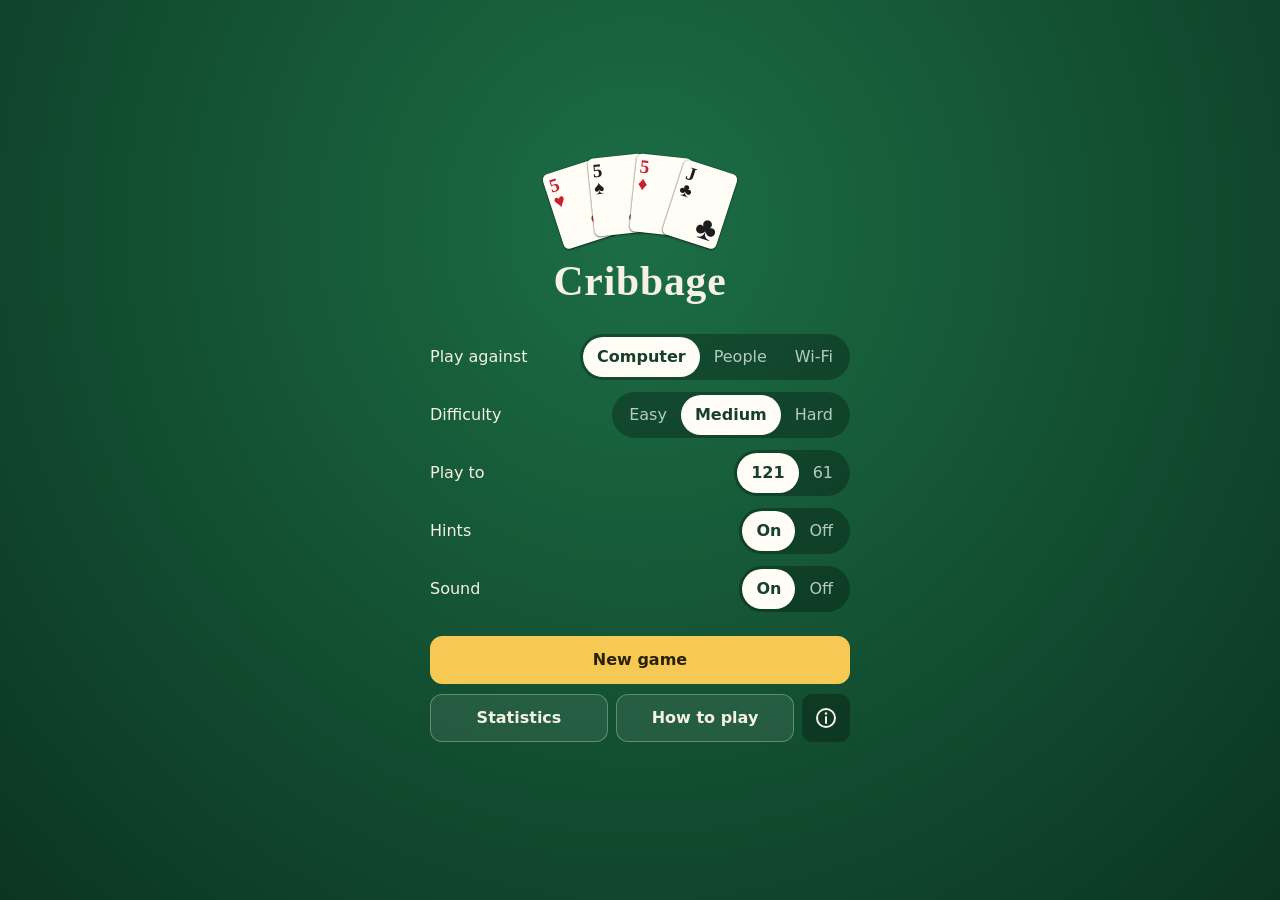
<file: index.html>
<!doctype html>
<html lang="en">
<head>
<meta charset="utf-8">
<meta name="viewport" content="width=device-width, initial-scale=1, viewport-fit=cover">
<meta name="theme-color" content="#0b3521">
<meta name="description" content="Play cribbage in your browser against the computer or a friend on the same device.">
<title>Cribbage</title>
<link rel="icon" href="data:image/svg+xml,<svg xmlns=%22http://www.w3.org/2000/svg%22 viewBox=%220 0 100 100%22><rect width=%22100%22 height=%22100%22 rx=%2220%22 fill=%22%231c6e45%22/><text x=%2250%22 y=%2274%22 font-size=%2270%22 text-anchor=%22middle%22 fill=%22%23fffdf5%22>&%239824;</text></svg>">
<link rel="stylesheet" href="css/style.css">
</head>
<body>

<main id="menu" class="screen menu">
  <header class="title">
    <div class="fan" aria-hidden="true">
      <span class="card red"><span class="corner">5<br>♥&#xFE0E;</span><span class="pip">♥&#xFE0E;</span></span>
      <span class="card"><span class="corner">5<br>♠&#xFE0E;</span><span class="pip">♠&#xFE0E;</span></span>
      <span class="card red"><span class="corner">5<br>♦&#xFE0E;</span><span class="pip">♦&#xFE0E;</span></span>
      <span class="card"><span class="corner">J<br>♣&#xFE0E;</span><span class="pip">♣&#xFE0E;</span></span>
    </div>
    <h1>Cribbage</h1>
  </header>

  <div class="options">
    <div class="option">
      <span>Play against</span>
      <div class="choice" data-setting="mode">
        <button data-value="ai">Computer</button>
        <button data-value="local">People</button>
        <button data-value="net">Wi-Fi</button>
      </div>
    </div>
    <div class="option" id="row-difficulty">
      <span>Difficulty</span>
      <div class="choice" data-setting="difficulty">
        <button data-value="easy">Easy</button>
        <button data-value="medium">Medium</button>
        <button data-value="hard">Hard</button>
      </div>
    </div>
    <div class="option" id="row-players">
      <span>Players</span>
      <div class="choice" data-setting="players">
        <button data-value="2">2</button>
        <button data-value="3">3</button>
        <button data-value="4">4</button>
      </div>
    </div>
    <div class="names" id="row-names">
      <input data-name="0" maxlength="12" placeholder="Player 1" aria-label="Player 1 name" autocomplete="off" spellcheck="false">
      <input data-name="1" maxlength="12" placeholder="Player 2" aria-label="Player 2 name" autocomplete="off" spellcheck="false">
      <input data-name="2" maxlength="12" placeholder="Player 3" aria-label="Player 3 name" autocomplete="off" spellcheck="false">
      <input data-name="3" maxlength="12" placeholder="Player 4" aria-label="Player 4 name" autocomplete="off" spellcheck="false">
    </div>
    <p class="muted partners" id="row-partners">Partners: players 1 and 3 against 2 and 4.</p>
    <div class="option" id="row-wifi-name">
      <label for="wifi-name">Your name</label>
      <input id="wifi-name" class="wifi-name" maxlength="12" placeholder="Needed to play" autocomplete="off" spellcheck="false">
    </div>
    <div class="option">
      <span>Play to</span>
      <div class="choice" data-setting="target">
        <button data-value="121">121</button>
        <button data-value="61">61</button>
      </div>
    </div>
    <div class="option">
      <span>Hints</span>
      <div class="choice" data-setting="hints">
        <button data-value="true">On</button>
        <button data-value="false">Off</button>
      </div>
    </div>
    <div class="option">
      <span>Sound</span>
      <div class="choice" data-setting="sound">
        <button data-value="true">On</button>
        <button data-value="false">Off</button>
      </div>
    </div>
  </div>

  <div class="menu-actions">
    <button id="btn-resume" class="btn primary" hidden>Resume game</button>
    <button id="btn-new" class="btn primary">New game</button>
    <div class="row" id="row-wifi">
      <button id="btn-host" class="btn primary">Host a game</button>
      <button id="btn-join" class="btn primary">Join a game</button>
    </div>
    <div class="row">
      <button id="btn-stats" class="btn">Statistics</button>
      <button id="btn-rules" class="btn">How to play</button>
      <button id="btn-about" class="icon-btn" aria-label="About">
        <svg viewBox="0 0 24 24" aria-hidden="true">
          <circle class="line" cx="12" cy="12" r="9"/>
          <path class="line" d="M12 11v6"/>
          <circle cx="12" cy="7.5" r="1.3"/>
        </svg>
      </button>
    </div>
  </div>
</main>

<main id="table" class="screen table" hidden>
  <header class="topbar">
    <button id="btn-menu" class="icon-btn" aria-label="Menu">☰</button>
    <div id="scores" class="scores"></div>
  </header>

  <div id="board" class="board"></div>

  <section id="others" class="seat top"></section>

  <section id="center" class="center"></section>

  <div class="status" role="status" aria-live="polite">
    <p id="events"></p>
    <p id="prompt"></p>
  </div>

  <section class="seat bottom">
    <div id="bottom-hand" class="hand"></div>
    <div id="bottom-label" class="seat-label"></div>
  </section>

  <footer class="actions">
    <button id="btn-sound" class="icon-btn" aria-label="Sound" aria-pressed="true">
      <svg viewBox="0 0 24 24" aria-hidden="true">
        <path d="M4 9v6h4l5 4V5L8 9z"/>
        <path class="line on" d="M16.5 9a4.5 4.5 0 0 1 0 6M19 6.5a8 8 0 0 1 0 11"/>
        <path class="line off" d="M17 9.5l5 5M22 9.5l-5 5"/>
      </svg>
    </button>
    <button id="btn-hint" class="btn">Hint</button>
    <button id="btn-main" class="btn primary"></button>
  </footer>
</main>

<div id="cover" class="overlay solid" hidden>
  <div class="dialog">
    <h2 id="cover-title"></h2>
    <p id="cover-text" class="muted"></p>
    <button id="btn-reveal" class="btn primary"></button>
  </div>
</div>

<div id="wifi" class="overlay" hidden>
  <div class="dialog">
    <h2 id="wifi-title">Wi-Fi game</h2>
    <p id="wifi-text" class="muted"></p>
    <div id="wifi-code" class="wifi-code" role="img" hidden></div>
    <input id="join-code" class="join-code" maxlength="4" placeholder="CODE" aria-label="Code" autocomplete="off" autocapitalize="characters" spellcheck="false" hidden>
    <button id="btn-share" class="btn share" hidden>Share link</button>
    <ul id="wifi-players" class="wifi-players" aria-label="Players" hidden></ul>
    <p id="wifi-partners" class="muted" hidden></p>
    <div id="wifi-computers" class="wifi-computers" hidden>
      <span class="muted">Add the computer:</span>
      <div class="choice">
        <button data-level="easy">Easy</button>
        <button data-level="medium">Medium</button>
        <button data-level="hard">Hard</button>
      </div>
    </div>
    <p id="wifi-status" class="wifi-status" aria-live="polite"></p>
    <div class="row">
      <button id="btn-wifi-cancel" class="btn">Cancel</button>
      <button id="btn-wifi-go" class="btn primary">Start</button>
    </div>
  </div>
</div>

<div id="confirm" class="overlay" hidden>
  <div class="dialog">
    <h2 id="confirm-title"></h2>
    <p id="confirm-text" class="muted"></p>
    <div class="row">
      <button class="btn" data-close>Cancel</button>
      <button id="btn-confirm" class="btn primary"></button>
    </div>
  </div>
</div>

<div id="gameover" class="overlay" hidden>
  <canvas id="party" width="0" height="0" aria-hidden="true"></canvas>
  <div id="skunk-walk" aria-hidden="true" hidden>
    <svg viewBox="0 0 120 64">
      <g class="leg b"><rect x="46" y="44" width="7" height="17" rx="3.5"/></g>
      <g class="leg a"><rect x="80" y="44" width="7" height="17" rx="3.5"/></g>
      <g class="trunk">
        <g class="tail">
          <path d="M40 37C24 40 13 29 15 17C17 5 33-1 46 5C55 9 55 19 48 21C42 23 39 16 35 14C29 12 27 24 42 31Z"/>
          <path class="stripe thin" d="M38 32C27 30 21 22 23 15C25 10 34 8 42 11"/>
        </g>
        <ellipse cx="60" cy="40" rx="27" ry="15"/>
        <ellipse cx="91" cy="38" rx="12" ry="10.5"/>
        <path d="M97 32Q107 36 110 43Q104 48 95 47Z"/>
        <path class="stripe" d="M98 33Q90 27 80 28Q66 26 52 27Q42 28 36 33"/>
        <circle cx="86" cy="28.5" r="4.5"/>
        <circle class="pink" cx="86" cy="28.5" r="2"/>
        <circle class="white" cx="95" cy="36" r="2.1"/>
        <circle cx="95.6" cy="36" r="1.2"/>
        <circle class="pink" cx="109.5" cy="43" r="2.2"/>
      </g>
      <g class="leg a"><rect x="38" y="44" width="7" height="17" rx="3.5"/></g>
      <g class="leg b"><rect x="72" y="44" width="7" height="17" rx="3.5"/></g>
    </svg>
  </div>
  <div id="gameover-body" class="dialog"></div>
</div>

<div id="stats" class="overlay" hidden>
  <div class="dialog wide">
    <h2>Statistics</h2>
    <div id="stats-body" class="stack"></div>
    <div class="row">
      <button id="btn-reset" class="btn danger">Reset statistics</button>
      <button class="btn primary" data-close>Close</button>
    </div>
  </div>
</div>

<div id="rules" class="overlay" hidden>
  <div class="dialog wide">
    <h2>How to play</h2>
    <ol class="rules">
      <li><b>The crib.</b> You are dealt six cards. Keep four and send two to the crib, an extra hand that belongs to the dealer.</li>
      <li><b>The starter.</b> One card is turned up and counts as part of every hand. If it is a Jack, the dealer scores 2.</li>
      <li><b>The play.</b> Take turns laying cards and adding to a running count that may not pass 31. Score 2 for making 15 or 31, 2, 6 or 12 for a pair, three or four of a kind, and 1 per card for a run of three or more. If none of your cards fits, press Go: the others carry on, and the last card before the count resets scores 1.</li>
      <li><b>The show.</b> Each hand is counted with the starter, from the dealer's left round to the dealer, then the crib. Every combination adding to 15 scores 2, each pair 2, each run 1 per card, a flush 4 or 5, and a Jack matching the starter's suit 1.</li>
      <li><b>Three or four players.</b> Each is dealt five cards and sends one to the crib; with three, one more card goes to the crib from the deck. Three play each for themselves, on a board with three lanes. Four play as two partnerships, players 1 and 3 against 2 and 4, each pair sharing a score.</li>
      <li><b>Winning.</b> The first peg to reach the last hole wins at once, even in the middle of a hand.</li>
    </ol>
    <p class="muted">Wi-Fi: everyone plays on their own phone. One person chooses Wi-Fi on the menu, types a name and taps Host a game; the others choose Wi-Fi, tap Join a game and enter the four letters on the host's screen, or open the link the host shares. The host can also add computer players, which play from the host's phone, and the host's game length and hints apply to everyone. A phone that drops out comes back by itself, and while it is away the host can play for it.</p>
    <p class="muted">Tap a card to choose it. During the play, tap it again or press Play. Tap anywhere to skip the deal, a count or a celebration. On a keyboard: 1–6 choose a card, Enter confirms, H asks for a hint and M mutes the sound.</p>
    <button class="btn primary" data-close>Got it</button>
  </div>
</div>

<div id="about" class="overlay" hidden>
  <div class="dialog">
    <h2>Cribbage</h2>
    <p id="about-version"></p>
    <p class="muted">If this is older than you expect, refresh the page. Browsers can hold on to the previous version for a few minutes after an update.</p>
    <p><a href="https://github.com/menaechmus/Cribbage" target="_blank" rel="noopener">Source on GitHub</a></p>
    <button class="btn primary" data-close>Close</button>
  </div>
</div>

<script type="module" src="js/ui.js"></script>
</body>
</html>
</file>
<file: css/style.css>
:root {
  --felt: #1c6e45;
  --felt-deep: #0b3521;
  --ink: #f5f1e3;
  --muted: #b5cbbd;
  --paper: #fffdf5;
  --gold: #f6c955;
  --tip: #9fe8ff;
  --seat0: #62b5ff;
  --seat1: #ff7f61;
  --seat2: #ffd54a;
  --warn: #ffb4a3;
  /* The board's height as a share of its width: taller with three lanes. */
  --board-ratio: 0.244;
  /* The rows of fixed height on the table (bars, buttons, status), which a
     row of three other players makes a little taller. */
  --fixed-rows: 248px;
}

/* One card width drives the whole table. It is the largest that lets six
   overlapped cards fit across and the whole table fit down the screen: the
   height left after the fixed parts (bars, board, buttons), shared between
   the rows of cards. It is worked out again on the table, which may have a
   taller board or an extra row. */
:root,
.table {
  --size: clamp(40px, min(16.5vw, (100vh - 100vw * var(--board-ratio) - var(--fixed-rows)) / 4.3), 100px);
  --cw: var(--size);
}

@supports (height: 1dvh) {
  :root,
  .table { --size: clamp(40px, min(16.5vw, (100dvh - 100vw * var(--board-ratio) - var(--fixed-rows)) / 4.3), 100px); }
}

.table[data-lanes='3'] { --board-ratio: 0.2778; }
.table[data-players='3'],
.table[data-players='4'] { --fixed-rows: 264px; }

* { box-sizing: border-box; }
[hidden] { display: none !important; }

html {
  background: var(--felt-deep);
  -webkit-text-size-adjust: 100%;
}

body {
  margin: 0;
  min-height: 100vh;
  min-height: 100dvh;
  background: radial-gradient(ellipse at 50% 25%, var(--felt), var(--felt-deep));
  color: var(--ink);
  font: 16px/1.4 system-ui, -apple-system, 'Segoe UI', Roboto, sans-serif;
  -webkit-tap-highlight-color: transparent;
  touch-action: manipulation;
  -webkit-user-select: none;
  user-select: none;
}

h1, h2, h3, p, figure, ol, ul, dl, dd { margin: 0; }

button {
  font: inherit;
  color: inherit;
  cursor: pointer;
}

:focus-visible {
  outline: 3px solid var(--tip);
  outline-offset: 2px;
}

.screen {
  display: flex;
  flex-direction: column;
  gap: 5px;
  max-width: 760px;
  min-height: 100vh;
  min-height: 100dvh;
  margin: 0 auto;
  padding: max(8px, env(safe-area-inset-top)) max(10px, env(safe-area-inset-right))
    max(10px, env(safe-area-inset-bottom)) max(10px, env(safe-area-inset-left));
}

.muted {
  color: var(--muted);
  font-size: 0.85rem;
}

/* Buttons */

.btn {
  min-height: 48px;
  padding: 10px 18px;
  border: 1px solid rgba(255, 255, 255, 0.28);
  border-radius: 12px;
  background: rgba(255, 255, 255, 0.08);
  font-weight: 600;
}

.btn.primary {
  border-color: var(--gold);
  background: var(--gold);
  color: #2b2205;
}

.btn.danger { color: var(--warn); }

.btn:disabled {
  opacity: 0.45;
  cursor: default;
}

.row {
  display: flex;
  gap: 8px;
}

.row > * { flex: 1; }

/* Cards */

.card {
  position: relative;
  display: block;
  flex: none;
  width: var(--cw);
  height: calc(var(--cw) * 1.4);
  padding: 0;
  border: 0;
  border-radius: calc(var(--cw) * 0.1);
  background: var(--paper);
  box-shadow: 0 1px 2px rgba(0, 0, 0, 0.5), 0 0 0 1px rgba(0, 0, 0, 0.12);
  color: #1d1d1f;
  font-family: Georgia, 'Times New Roman', serif;
  font-weight: 700;
  transition: transform 0.12s ease, filter 0.12s ease;
}

.card.red { color: #c5222f; }

.corner {
  position: absolute;
  top: 5%;
  left: 7%;
  font-size: calc(var(--cw) * 0.34);
  line-height: 0.92;
  text-align: center;
}

.pip {
  position: absolute;
  right: 7%;
  bottom: 3%;
  font-size: calc(var(--cw) * 0.58);
  line-height: 1;
}

.card.back {
  background: repeating-linear-gradient(45deg, #27509b 0 4px, #3464bd 4px 8px);
  box-shadow: inset 0 0 0 calc(var(--cw) * 0.06) var(--paper), 0 1px 2px rgba(0, 0, 0, 0.5);
}

.card.empty {
  background: none;
  box-shadow: inset 0 0 0 2px rgba(255, 255, 255, 0.25);
}

.card.selected {
  transform: translateY(-14%);
  box-shadow: 0 0 0 3px var(--gold), 0 6px 10px rgba(0, 0, 0, 0.45);
}

.card.dim { filter: brightness(0.62); }

.card.tip { animation: glow 0.9s ease-in-out infinite alternate; }

@keyframes glow {
  from { box-shadow: 0 0 0 2px var(--tip), 0 1px 2px rgba(0, 0, 0, 0.5); }
  to { box-shadow: 0 0 0 4px var(--tip), 0 0 14px 2px var(--tip); }
}

/* Menu */

.menu {
  justify-content: center;
  gap: 24px;
  max-width: 440px;
}

.title { text-align: center; }

.title h1 {
  font-family: Georgia, 'Times New Roman', serif;
  font-size: 2.6rem;
  letter-spacing: 0.02em;
}

.fan {
  display: flex;
  justify-content: center;
  margin-bottom: 18px;
  --cw: 56px;
}

.fan .card { margin: 0 -7px; }
.fan .card:nth-child(1) { transform: rotate(-18deg) translateY(10px); }
.fan .card:nth-child(2) { transform: rotate(-6deg); }
.fan .card:nth-child(3) { transform: rotate(6deg); }
.fan .card:nth-child(4) { transform: rotate(18deg) translateY(10px); }

/* Sparkles on the title cards: small glints that twinkle at the outer corners
   of the fan, half over the felt where they show. Each has its own rhythm, so
   the pattern never visibly repeats and at most moments few or none are lit. */
.fan .card::before,
.fan .card:first-child::after,
.fan .card:last-child::after {
  --out: calc(var(--cw) * -0.17); /* centres a glint on a corner */
  position: absolute;
  top: var(--out);
  left: var(--out);
  width: calc(var(--cw) * 0.34);
  height: calc(var(--cw) * 0.34);
  /* A bright centre with one thin ray across and one down. */
  background:
    radial-gradient(circle, #fff 0 9%, transparent 24%),
    radial-gradient(ellipse 50% 6% at center, #ffe9a3 0 35%, transparent 80%),
    radial-gradient(ellipse 6% 50% at center, #ffe9a3 0 35%, transparent 80%);
  content: '';
  opacity: 0;
  pointer-events: none;
  animation: twinkle 6.1s ease-in-out -1s infinite;
}

.fan .card:first-child::after {
  top: auto;
  bottom: var(--out);
  animation-duration: 8.3s;
  animation-delay: -5.2s;
}

.fan .card:nth-child(2)::before {
  animation-duration: 7.3s;
  animation-delay: -3.4s;
}

.fan .card:nth-child(3)::before {
  animation-duration: 5.3s;
  animation-delay: -2.1s;
}

.fan .card:last-child::before {
  right: var(--out);
  left: auto;
  animation-duration: 8.9s;
  animation-delay: -6.5s;
}

.fan .card:last-child::after {
  top: auto;
  right: var(--out);
  bottom: var(--out);
  left: auto;
  animation-duration: 6.7s;
  animation-delay: -0.4s;
}

/* Out of sight for most of the cycle, then a quick grow, turn and fade. */
@keyframes twinkle {
  0% { opacity: 0; transform: scale(0.2) rotate(0deg); }
  5.5% { opacity: 1; transform: scale(1) rotate(30deg); }
  11%, 100% { opacity: 0; transform: scale(0.2) rotate(60deg); }
}

.options {
  display: grid;
  gap: 12px;
}

.option {
  display: flex;
  align-items: center;
  justify-content: space-between;
  gap: 12px;
}

.choice {
  display: flex;
  padding: 3px;
  border-radius: 999px;
  background: rgba(0, 0, 0, 0.28);
}

.choice button {
  min-height: 40px;
  padding: 8px 14px;
  border: 0;
  border-radius: 999px;
  background: none;
  color: var(--muted);
}

.choice button[aria-pressed='true'] {
  background: var(--paper);
  color: #17402b;
  font-weight: 600;
}

/* A name for each person playing on this device. */
.names {
  display: grid;
  grid-template-columns: 1fr 1fr;
  gap: 8px;
}

.names input {
  min-width: 0;
  min-height: 42px;
  padding: 8px 12px;
  border: 1px solid rgba(255, 255, 255, 0.28);
  border-radius: 10px;
  background: rgba(0, 0, 0, 0.28);
  color: var(--ink);
  font: inherit;
}

.names input::placeholder { color: var(--muted); }

.partners { text-align: center; }

/* One name for a Wi-Fi game, which the other phones see. */
.wifi-name {
  flex: 0 1 220px;
  min-width: 0;
  min-height: 40px;
  padding: 6px 12px;
  border: 1px solid rgba(255, 255, 255, 0.28);
  border-radius: 10px;
  background: rgba(0, 0, 0, 0.28);
  color: var(--ink);
  font: inherit;
}

.wifi-name::placeholder { color: var(--muted); }
.wifi-name.want { border-color: var(--warn); }
.wifi-name.want::placeholder { color: var(--warn); }

.menu-actions {
  display: grid;
  gap: 10px;
}

/* Short screens: tighten the menu so its last row of buttons stays in view. */
@media (max-height: 640px) {
  .menu { gap: 12px; }
  .title h1 { font-size: 2rem; }
  .options { gap: 6px; }

  .fan {
    margin-bottom: 8px;
    --cw: 40px;
  }

  .choice button {
    min-height: 36px;
    padding-block: 6px;
  }

  .names { gap: 6px; }

  .names input {
    min-height: 36px;
    padding-block: 5px;
  }
}

/* Choosing people adds rows for their names, so on all but tall screens the
   title and the gaps shrink as they do on a short screen. */
@media (max-height: 820px) {
  .menu[data-mode='local'] { gap: 12px; }
  .menu[data-mode='local'] .title h1 { font-size: 2rem; }
  .menu[data-mode='local'] .options { gap: 6px; }

  .menu[data-mode='local'] .fan {
    margin-bottom: 8px;
    --cw: 40px;
  }

  .menu[data-mode='local'] .choice button {
    min-height: 36px;
    padding-block: 6px;
  }

  .menu[data-mode='local'] .names { gap: 6px; }

  .menu[data-mode='local'] .names input {
    min-height: 36px;
    padding-block: 5px;
  }
}

/* A small phone with four names to show: the title cards make way. */
@media (max-height: 600px) and (orientation: portrait) {
  .menu[data-mode='local'] .fan { display: none; }
}

/* Table */

.topbar {
  display: flex;
  /* A last resort for very large text: the scores drop to a second row
     instead of running off the screen. */
  flex-wrap: wrap;
  align-items: center;
  gap: 6px;
}

.icon-btn {
  flex: none;
  width: 44px;
  height: 44px;
  border: 0;
  border-radius: 10px;
  background: rgba(0, 0, 0, 0.28);
  font-size: 1.2rem;
}

/* The two scores share the bar equally, unless one name needs more room than
   that to be shown in full. */
.score {
  display: flex;
  flex: 1;
  align-items: center;
  gap: 6px;
  min-width: min-content;
  min-height: 44px;
  padding: 4px 8px;
  border: 2px solid transparent;
  border-radius: 10px;
  background: rgba(0, 0, 0, 0.28);
}

/* Too narrow for both names in full: shorten them with an ellipsis instead.
   Three scores, or partnerships' pairs of names, always share the bar so. */
@media (max-width: 359px) {
  .score { min-width: 0; }
}

.table[data-players='3'] .score,
.table[data-players='4'] .score { min-width: 0; }

.score.active { border-color: var(--gold); }

/* A Wi-Fi player whose phone is out of touch. */
.score.away { opacity: 0.45; }

.score i {
  flex: none;
  width: 12px;
  height: 12px;
  border-radius: 50%;
  background: var(--seat0);
}

.score[data-side='1'] i { background: var(--seat1); }
.score[data-side='2'] i { background: var(--seat2); }

/* The score boxes sit in the bar as if they were its own children. */
.scores { display: contents; }

.score .name {
  flex: 1;
  overflow: hidden;
  text-overflow: ellipsis;
  white-space: nowrap;
}

.score .points {
  font-size: 1.25rem;
  font-variant-numeric: tabular-nums;
}

.board {
  width: min(100%, 560px, 64vh);
  margin: 0 auto;
}

.board svg {
  display: block;
  width: 100%;
  height: auto;
  border-radius: 12px;
  background: linear-gradient(#b47c41, #8a5a2b);
  box-shadow: inset 0 0 0 2px rgba(0, 0, 0, 0.25), 0 2px 6px rgba(0, 0, 0, 0.4);
}

/* The darker band the holes sit in: one line, drawn thick, from start to finish. */
.track {
  fill: none;
  stroke: rgba(0, 0, 0, 0.15);
  stroke-linecap: round;
}

.holes circle { fill: #38220d; }

.peg {
  stroke: rgba(0, 0, 0, 0.6);
  stroke-width: 0.8;
  transition: transform 0.45s ease;
}

.peg.side0 { fill: var(--seat0); }
.peg.side1 { fill: var(--seat1); }
.peg.side2 { fill: var(--seat2); }

.seat {
  display: flex;
  align-items: center;
  justify-content: center;
  gap: 10px;
}

/* The other players: one beside its cards, or with more players each name
   over its cards, overlapped so that three fit across a phone. */
.seat.top {
  flex-wrap: wrap;
  gap: 4px 16px;
}

.other {
  display: flex;
  align-items: center;
  gap: 10px;
  min-width: 0;
}

.table[data-players='3'] .other,
.table[data-players='4'] .other {
  flex-direction: column;
  gap: 2px;
}

.table[data-players='3'] .other .card + .card,
.table[data-players='4'] .other .card + .card { margin-left: calc(var(--cw) * -0.45); }

.other .seat-label {
  max-width: 34vw;
  overflow: hidden;
  text-overflow: ellipsis;
  white-space: nowrap;
}

.seat.bottom {
  flex-direction: column;
  gap: 4px;
}

.seat-label {
  color: var(--muted);
  font-size: 0.85rem;
}

.hand {
  display: flex;
  justify-content: center;
  gap: calc(var(--cw) * 0.08);
  min-height: calc(var(--cw) * 1.4);
}

.hand-small { --cw: calc(var(--size) * 0.42); }

/* Room above the hand for a selected card to rise into. */
.seat.bottom .hand {
  gap: 0;
  min-height: calc(var(--size) * 1.6);
  padding-top: calc(var(--size) * 0.2);
}

/* Held like a fan: each card tucks under the next, leaving its corner clear. */
.seat.bottom .hand .card + .card { margin-left: calc(var(--cw) * -0.14); }

/* Once the cards are all played, the space goes to the counting panel. */
.table[data-phase='show'] .seat .hand,
.table[data-phase='over'] .seat .hand {
  min-height: 0;
  padding-top: 0;
}

/* Starter and crib down the left; the running count sits over the pile. */
.center {
  display: grid;
  flex: 1;
  grid-template: 'side count' auto 'side pile' auto / auto 1fr;
  align-content: center;
  align-items: center;
  gap: 4px 10px;
  min-height: calc(var(--size) * 2.1 + 36px);
}

.side {
  display: flex;
  flex-direction: column;
  grid-area: side;
  gap: 6px;
  --cw: calc(var(--size) * 0.75);
}

.side figure {
  display: grid;
  justify-items: center;
  gap: 2px;
}

.side figcaption {
  color: var(--muted);
  font-size: 0.7rem;
  white-space: nowrap;
}

.pile {
  display: flex;
  grid-area: pile;
  align-items: center;
  justify-content: center;
  min-width: 0;
  padding: calc(var(--cw) * 0.28) 0;
  --cw: calc(var(--size) * 0.95);
}

.pile .card + .card { margin-left: calc(var(--cw) * -0.55); }
.pile .mine { transform: translateY(18%); }
.pile .theirs { transform: translateY(-18%); }

/* With three or four players, a dot in the player's colour on each card. */
.pile .marked::after {
  position: absolute;
  left: 8%;
  bottom: 5%;
  width: 16%;
  height: calc(var(--cw) * 0.16);
  border-radius: 50%;
  background: var(--dot);
  box-shadow: 0 0 0 1px rgba(0, 0, 0, 0.35);
  content: '';
}

.pile .side0 { --dot: var(--seat0); }
.pile .side1 { --dot: var(--seat1); }
.pile .side2 { --dot: var(--seat2); }
.pile .old { filter: brightness(0.6); }
.pile .fresh { animation: drop 0.25s ease-out; }

@keyframes drop {
  from { opacity: 0; transform: scale(1.25); }
}

/* A new deal: the deck splits into two halves that riffle together, twice.
   ui.js then flies the cards out to the hands. */
.deck.shuffling::before,
.deck.shuffling::after {
  position: absolute;
  inset: 0;
  border-radius: inherit;
  background: inherit;
  box-shadow: inherit;
  content: '';
  animation: riffle 0.28s ease-in-out 2;
}

/* The deck sits at the screen edge, so the split leans right to stay in view. */
.deck.shuffling::before { --shift: -6%; --tilt: -7deg; }
.deck.shuffling::after { --shift: 64%; --tilt: 8deg; }

@keyframes riffle {
  40%, 60% { transform: translateX(var(--shift)) rotate(var(--tilt)); }
}

/* Cards turning face-up, one after another along a hand. */
.card.turn {
  animation: turn 0.22s ease-out backwards;
  animation-delay: calc(var(--i, 0) * 40ms);
}

@keyframes turn {
  from { transform: scaleX(0.05); filter: brightness(0.6); }
}

.count {
  display: flex;
  grid-area: count;
  align-items: baseline;
  justify-self: center;
  gap: 8px;
  padding: 2px 14px;
  border-radius: 999px;
  background: rgba(0, 0, 0, 0.28);
}

.count small {
  color: var(--muted);
  font-size: 0.7rem;
  letter-spacing: 0.06em;
  text-transform: uppercase;
}

.count b {
  min-width: 1.2em;
  font-size: 1.4rem;
  line-height: 1.3;
  font-variant-numeric: tabular-nums;
  text-align: center;
}

.count.idle { opacity: 0.4; }

.tally {
  display: grid;
  grid-area: 1 / 1 / -1 / -1;
  justify-items: center;
  gap: 8px;
  --cw: calc(var(--size) * 0.95);
}

.tally h2 { font-size: 1.05rem; }

.tally-cards {
  display: flex;
  align-items: center;
  gap: calc(var(--cw) * 0.08);
  /* Room for the cards of the combination being counted to rise into. */
  padding-top: calc(var(--cw) * 0.14);
}

/* Counting a hand out: the cards making the current combination stand up and
   the rest fall back. */
.tally .card.lit {
  transform: translateY(-12%);
  box-shadow: 0 0 0 3px var(--gold), 0 6px 10px rgba(0, 0, 0, 0.45);
  animation: rise 0.18s ease-out;
}

.tally .card.unlit { filter: brightness(0.55); }

@keyframes rise {
  from { transform: none; }
}

.plus {
  padding: 0 2px;
  color: var(--muted);
  font-size: 1.2rem;
}

.tally ul {
  width: min(100%, 300px);
  padding: 0;
  list-style: none;
}

.tally li {
  display: flex;
  justify-content: space-between;
  gap: 12px;
  padding: 2px 0;
  border-bottom: 1px dashed rgba(255, 255, 255, 0.16);
}

.tally li.total {
  border: 0;
  color: var(--gold);
  font-weight: 700;
}

/* Lines not yet reached keep their place, unseen, so the panel does not jump. */
.tally li.pending { visibility: hidden; }
.tally li.now { color: var(--gold); }

.status {
  display: grid;
  align-content: center;
  gap: 2px;
  min-height: 3em;
  font-size: 0.9rem;
  text-align: center;
}

#prompt { color: var(--muted); }
#prompt.tip { color: var(--tip); }
#prompt.warn { color: var(--warn); }

.actions {
  display: flex;
  gap: 8px;
}

.actions .primary { flex: 1; }

/* Beside full-size buttons an icon button matches their height. */
.actions .icon-btn,
.row .icon-btn {
  width: 48px;
  height: auto;
}

.icon-btn svg {
  display: block;
  width: 24px;
  height: 24px;
  margin: auto;
  fill: currentColor;
}

.icon-btn svg .line {
  fill: none;
  stroke: currentColor;
  stroke-linecap: round;
  stroke-width: 2;
}

/* The speaker shows sound waves when on and a cross when muted. */
#btn-sound[aria-pressed='true'] .off,
#btn-sound[aria-pressed='false'] .on { display: none; }
#btn-sound[aria-pressed='false'] { color: var(--muted); }

/* Wide screens: starter and crib side by side, and the count beside the pile.
   The board is narrower here, so the height sum behind --size differs. */
@media (min-aspect-ratio: 1/1) {
  /* The board here is 64vh wide at most, so a two-lane board takes 16vh. */
  :root,
  .table { --size: clamp(40px, min(16.5vw, (100vh - 64vh * max(var(--board-ratio), 0.25) - var(--fixed-rows) + 23px) / 4.7), 100px); }

  @supports (height: 1dvh) {
    :root,
    .table { --size: clamp(40px, min(16.5vw, (100dvh - 64vh * max(var(--board-ratio), 0.25) - var(--fixed-rows) + 23px) / 4.7), 100px); }
  }

  .side { flex-direction: row; }

  .center {
    grid-template: 'side pile count' auto / auto 1fr auto;
    min-height: calc(var(--size) * 2.5);
  }

  .tally {
    grid-template-columns: auto minmax(180px, 280px);
    align-items: center;
    column-gap: 24px;
  }

  .tally h2 { grid-column: 1 / -1; }
}

/* A phone on its side: scores, board and buttons on the left, cards on the right. */
@media (orientation: landscape) and (max-height: 520px) {
  /* Here the cards share the height with only the score rows above them. */
  :root,
  .table { --size: clamp(38px, min(8vw, (100vh - var(--fixed-rows) + 84px) / 3.46), 84px); }

  @supports (height: 1dvh) {
    :root,
    .table { --size: clamp(38px, min(8vw, (100dvh - var(--fixed-rows) + 84px) / 3.46), 84px); }
  }

  .table {
    display: grid;
    grid-template: 'bar top' auto 'board center' auto 'status center' 1fr 'actions bottom' auto / minmax(250px, 40%) 1fr;
    column-gap: 14px;
    max-width: none;
  }

  /* The scores stack beside the menu button so both names fit. */
  .topbar {
    display: grid;
    grid-area: bar;
    grid-template-columns: auto 1fr;
    gap: 4px 8px;
  }

  .topbar .icon-btn { grid-row: span 2; }

  /* Three scores stacked would make the first row too tall: side by side. */
  .table[data-players='3'] .topbar { grid-template-columns: auto repeat(3, minmax(0, 1fr)); }
  .table[data-players='3'] .topbar .icon-btn { grid-row: auto; }

  .score {
    min-height: 34px;
    padding-block: 1px;
  }

  .score .points { font-size: 1.1rem; }

  /* The button row is narrow here; tighter padding keeps labels on one line. */
  .actions .btn { padding-inline: 12px; }

  .board { grid-area: board; width: 100%; }
  .seat.top { grid-area: top; }

  /* Back to the count over the pile: this column is short of width, not height. */
  .center {
    grid-area: center;
    grid-template: 'side count' auto 'side pile' auto / auto 1fr;
    min-height: 0;
  }

  .status { grid-area: status; }
  .seat.bottom { grid-area: bottom; }
  .actions { grid-area: actions; align-self: end; }

  /* The right-hand column is too narrow for cards and tally side by side. */
  .tally { grid-template-columns: 1fr; }
  .tally h2 { grid-column: auto; }
}

/* Overlays */

.overlay {
  position: fixed;
  inset: 0;
  z-index: 10;
  display: grid;
  place-items: center;
  overflow: auto;
  padding: 16px;
  background: rgba(4, 22, 13, 0.8);
}

.overlay.solid { background: var(--felt-deep); }

.dialog {
  display: grid;
  gap: 12px;
  width: min(100%, 380px);
  padding: 20px;
  border: 1px solid rgba(255, 255, 255, 0.18);
  border-radius: 16px;
  background: #134a2f;
  box-shadow: 0 12px 40px rgba(0, 0, 0, 0.5);
  text-align: center;
}

.dialog.wide {
  width: min(100%, 520px);
  text-align: left;
}

.dialog h2 { font-size: 1.4rem; }
.dialog a { color: var(--tip); }

.dialog h3 {
  color: var(--muted);
  font-size: 0.8rem;
  letter-spacing: 0.06em;
  text-transform: uppercase;
}

.stack {
  display: grid;
  gap: 10px;
}

.skunk {
  color: var(--gold);
  font-weight: 700;
}

/* The Wi-Fi box: the host's code as four cards, the code typed to join, and
   who is in the game. */
.wifi-code {
  display: flex;
  justify-content: center;
  gap: 10px;
  --cw: 50px;
}

.wifi-code .card {
  display: grid;
  place-items: center;
  font-size: 1.7rem;
}

.wifi-code .card:nth-child(odd) { transform: rotate(-3deg); }
.wifi-code .card:nth-child(even) { transform: rotate(2.5deg) translateY(2px); }

.join-code {
  justify-self: center;
  width: 8.5em;
  min-height: 52px;
  padding: 6px 12px;
  border: 1px solid rgba(255, 255, 255, 0.28);
  border-radius: 10px;
  background: rgba(0, 0, 0, 0.3);
  color: var(--ink);
  font: inherit;
  font-size: 1.5rem;
  font-weight: 700;
  letter-spacing: 0.3em;
  text-align: center;
  text-transform: uppercase;
}

.join-code::placeholder {
  color: var(--muted);
  font-weight: 400;
}

.btn.share {
  justify-self: center;
  min-height: 40px;
  padding: 6px 16px;
}

.wifi-players {
  display: grid;
  gap: 4px;
  padding: 0;
  list-style: none;
  text-align: left;
}

.wifi-players li {
  display: flex;
  align-items: center;
  gap: 8px;
  min-height: 36px;
  padding: 2px 4px 2px 12px;
  border-radius: 8px;
  background: rgba(0, 0, 0, 0.28);
}

.wifi-players li.away { opacity: 0.45; }

.wifi-players i {
  flex: none;
  width: 12px;
  height: 12px;
  border-radius: 50%;
  background: var(--seat0);
}

.wifi-players i.side1 { background: var(--seat1); }
.wifi-players i.side2 { background: var(--seat2); }

/* Takes a computer player out of the lobby. */
.wifi-players .remove {
  min-width: 32px;
  min-height: 32px;
  margin-left: auto;
  border: 0;
  border-radius: 8px;
  background: none;
  color: var(--muted);
  font-size: 1.2rem;
  line-height: 1;
}

/* The host seats a computer player at the level tapped. */
.wifi-computers {
  display: grid;
  justify-items: center;
  gap: 6px;
}

.wifi-computers .choice button {
  padding-inline: 12px;
  color: var(--ink);
}

.wifi-status { min-height: 1.4em; color: var(--muted); }
.wifi-status.warn { color: var(--warn); }

.grid {
  width: 100%;
  border-collapse: collapse;
  font-variant-numeric: tabular-nums;
}

.grid th,
.grid td {
  padding: 5px 4px;
  border-bottom: 1px solid rgba(255, 255, 255, 0.12);
  text-align: right;
}

.grid th:first-child { text-align: left; }

.grid thead th {
  color: var(--muted);
  font-size: 0.78rem;
  font-weight: 500;
}

.facts {
  display: grid;
  grid-template-columns: 1fr auto;
  gap: 4px 12px;
}

.facts dd {
  font-weight: 600;
  text-align: right;
}

.rules {
  display: grid;
  gap: 8px;
  padding-left: 1.2em;
}

/* Celebration. While a win is celebrated the game-over overlay is see-through
   and its box invisible; then the backdrop darkens and the box grows into
   place, in front of the last of the confetti. */

#gameover { transition: background-color 0.4s; }
#gameover.party { background: transparent; }

#gameover-body {
  position: relative;
  z-index: 1;
  transition: opacity 0.35s, transform 0.35s ease-out;
}

#gameover.party #gameover-body {
  visibility: hidden;
  opacity: 0;
  transform: scale(0.92);
}

#party {
  position: fixed;
  inset: 0;
  width: 100%;
  height: 100%;
  pointer-events: none;
}

/* A skunk crossing the bottom of the screen after a skunk win. The script
   sets how long the walk takes and when it starts. */
#skunk-walk {
  position: fixed;
  left: 0;
  bottom: max(8px, env(safe-area-inset-bottom));
  width: max(96px, calc(var(--size) * 1.9));
  pointer-events: none;
  animation: walk var(--walk, 4s) linear var(--delay, 0s) both;
}

#skunk-walk svg {
  display: block;
  width: 100%;
  overflow: visible;
  fill: #161616;
  filter: drop-shadow(0 0 1.5px rgba(245, 241, 227, 0.7)); /* an outline against the dark felt */
}

#skunk-walk::after {
  content: '';
  position: absolute;
  z-index: -1;
  left: 20%;
  right: 6%;
  bottom: -2px;
  height: 6px;
  border-radius: 50%;
  background: rgba(0, 0, 0, 0.3);
}

#skunk-walk .stripe {
  fill: none;
  stroke: #f5f1e3;
  stroke-width: 5;
  stroke-linecap: round;
}

#skunk-walk .stripe.thin { stroke-width: 3.5; }
#skunk-walk .white { fill: #f5f1e3; }
#skunk-walk .pink { fill: #f4a6b8; }

/* Diagonal pairs of legs swing together, as in a trot. */
#skunk-walk .leg {
  transform-box: fill-box;
  transform-origin: 50% 10%;
  animation: stride 0.36s ease-in-out infinite alternate;
}

#skunk-walk .leg.b { animation-direction: alternate-reverse; }
#skunk-walk .trunk { animation: bob 0.18s ease-in-out infinite alternate; }

#skunk-walk .tail {
  transform-box: fill-box;
  transform-origin: 70% 95%;
  animation: sway 0.72s ease-in-out infinite alternate;
}

@keyframes walk {
  from { transform: translateX(-100%); }
  to { transform: translateX(100vw); }
}

@keyframes stride {
  from { transform: rotate(-22deg); }
  to { transform: rotate(22deg); }
}

@keyframes bob {
  to { transform: translateY(-1.2px); }
}

@keyframes sway {
  from { transform: rotate(-5deg); }
  to { transform: rotate(4deg); }
}

@media (prefers-reduced-motion: reduce) {
  *,
  *::before,
  *::after {
    animation: none !important;
    transition: none !important;
  }
}
</file>
